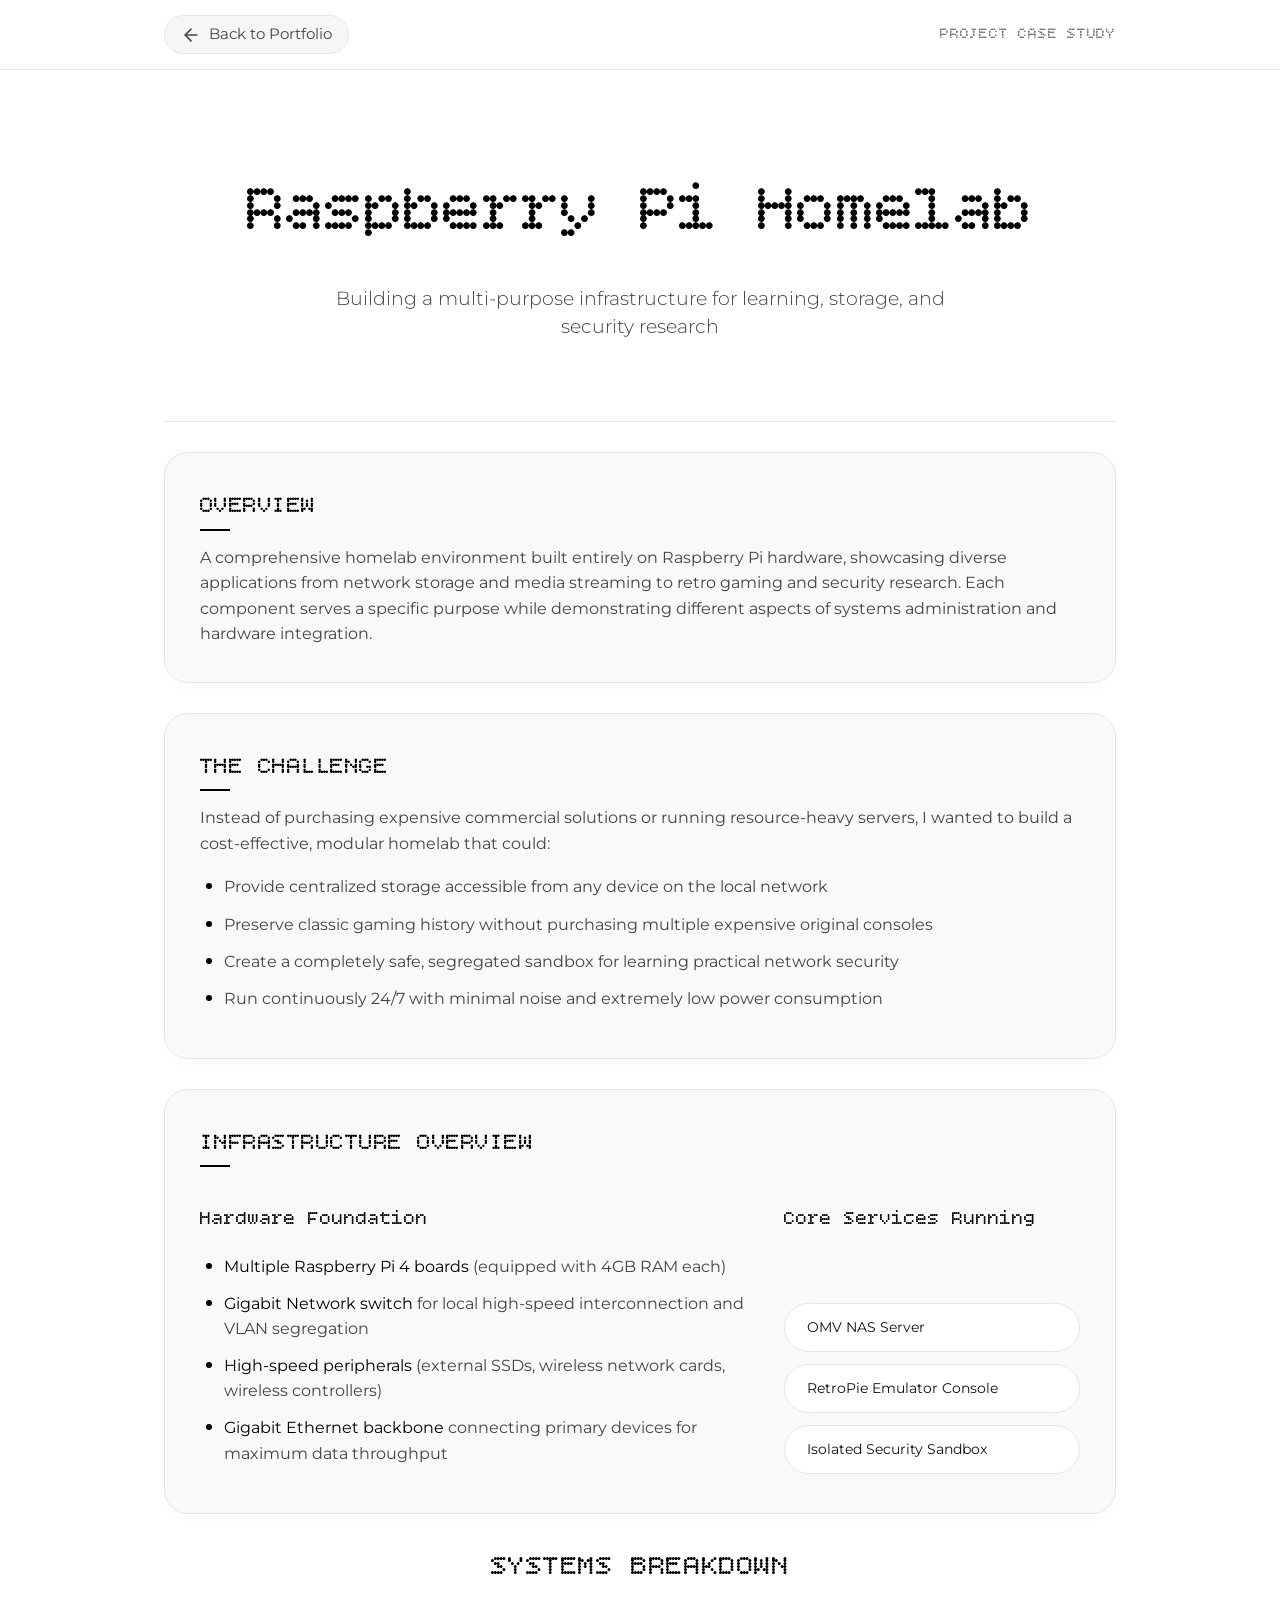
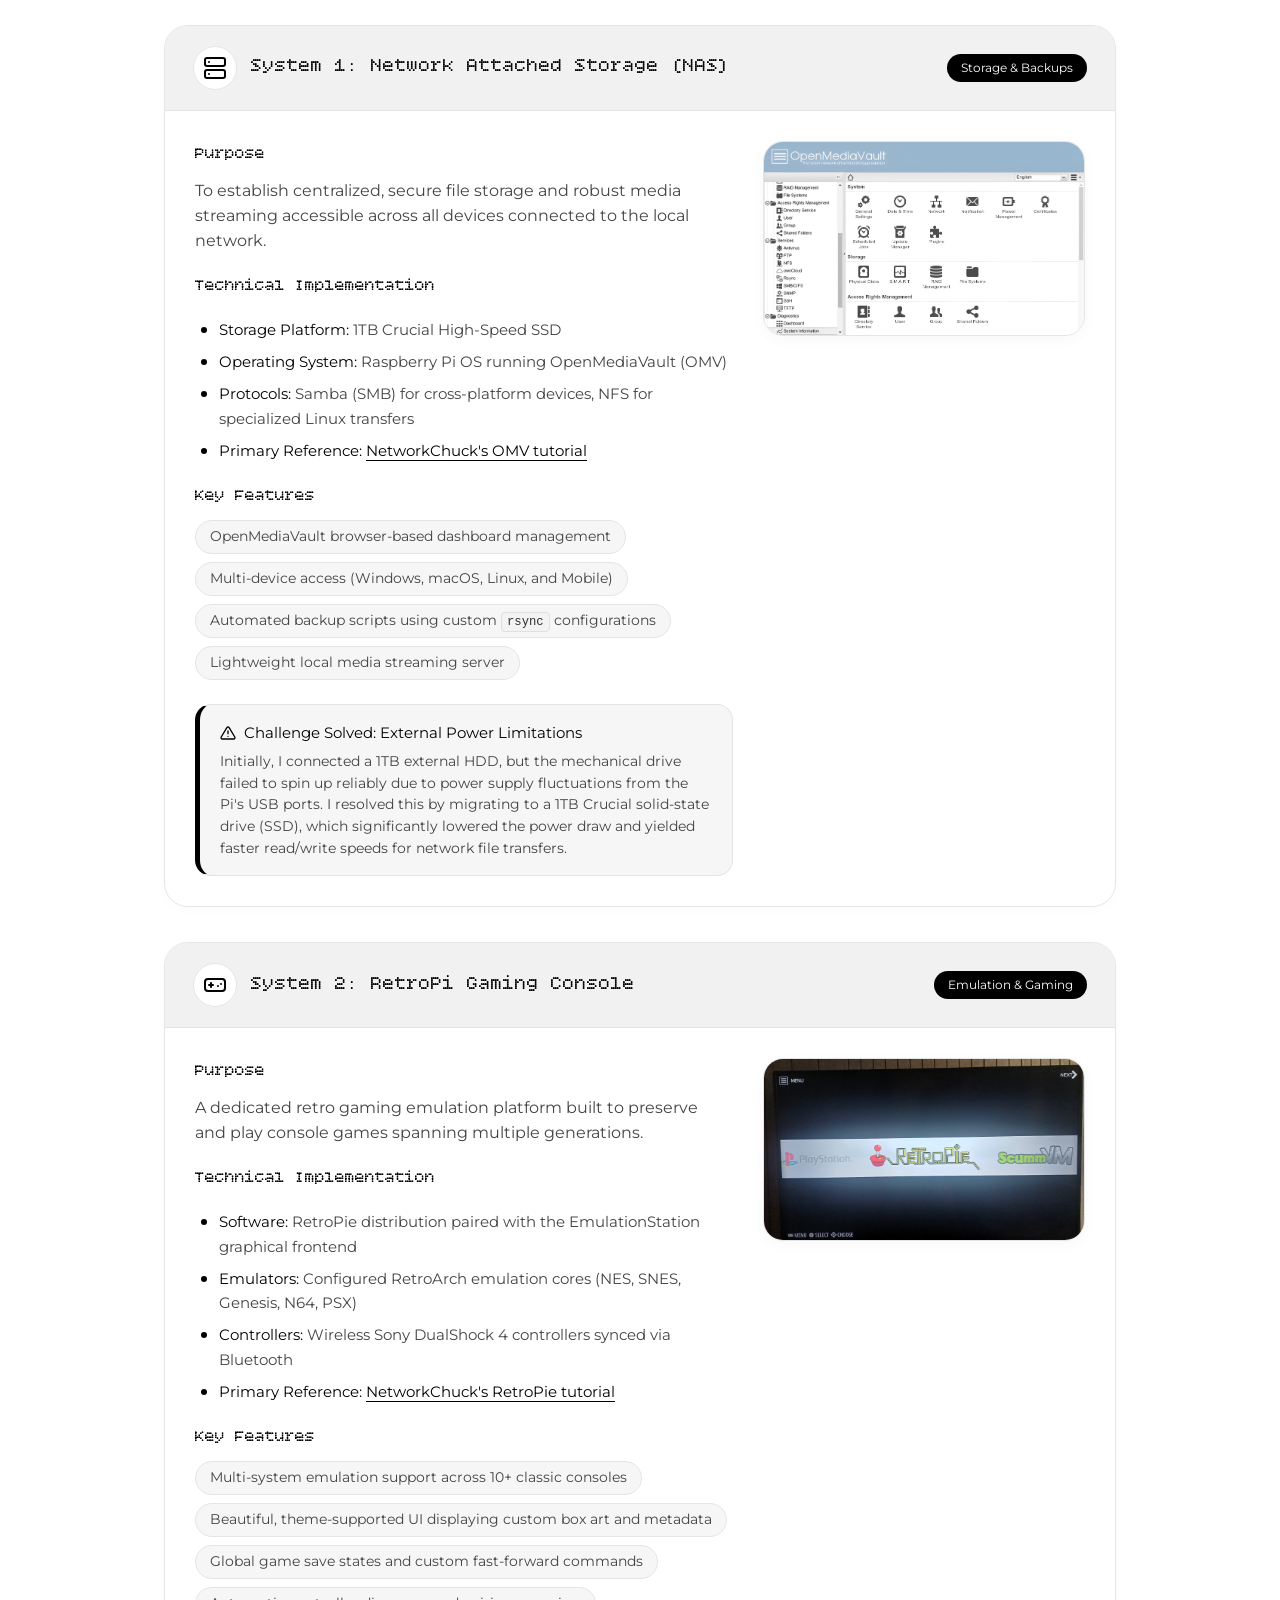
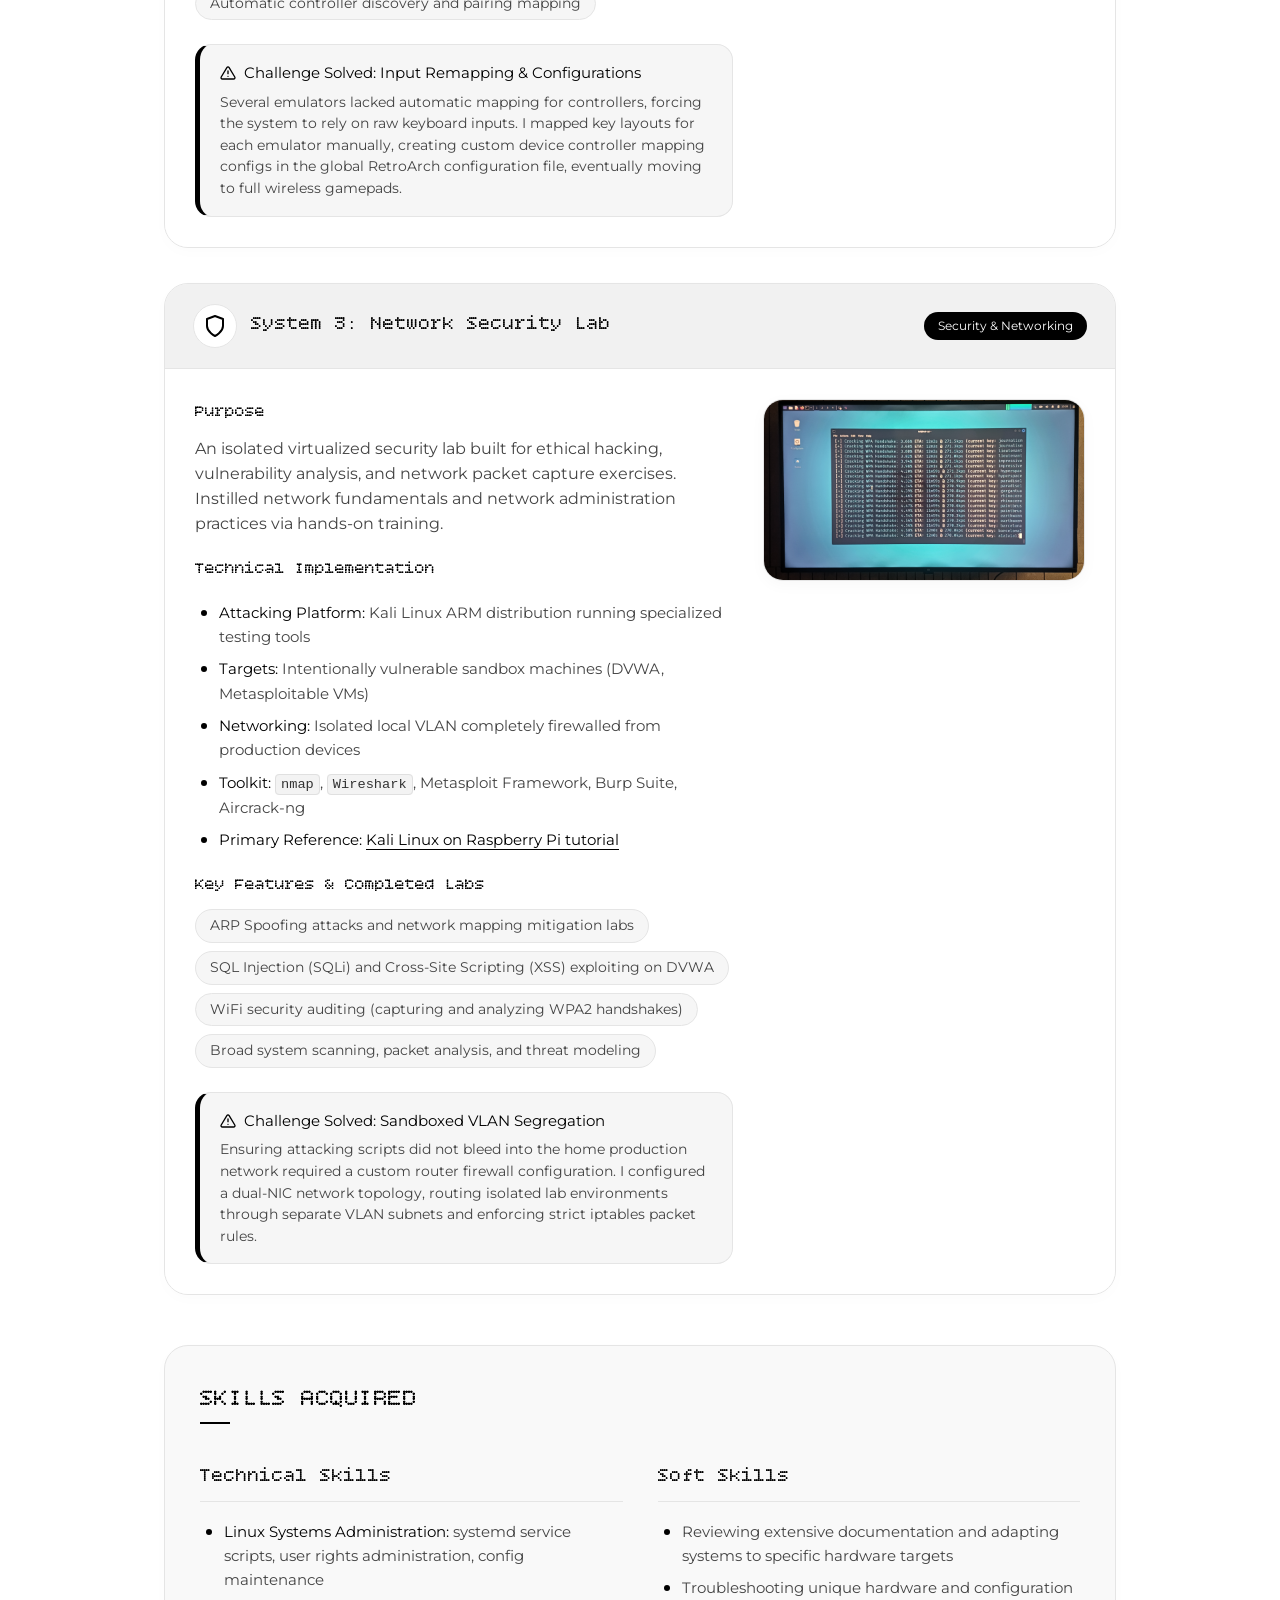
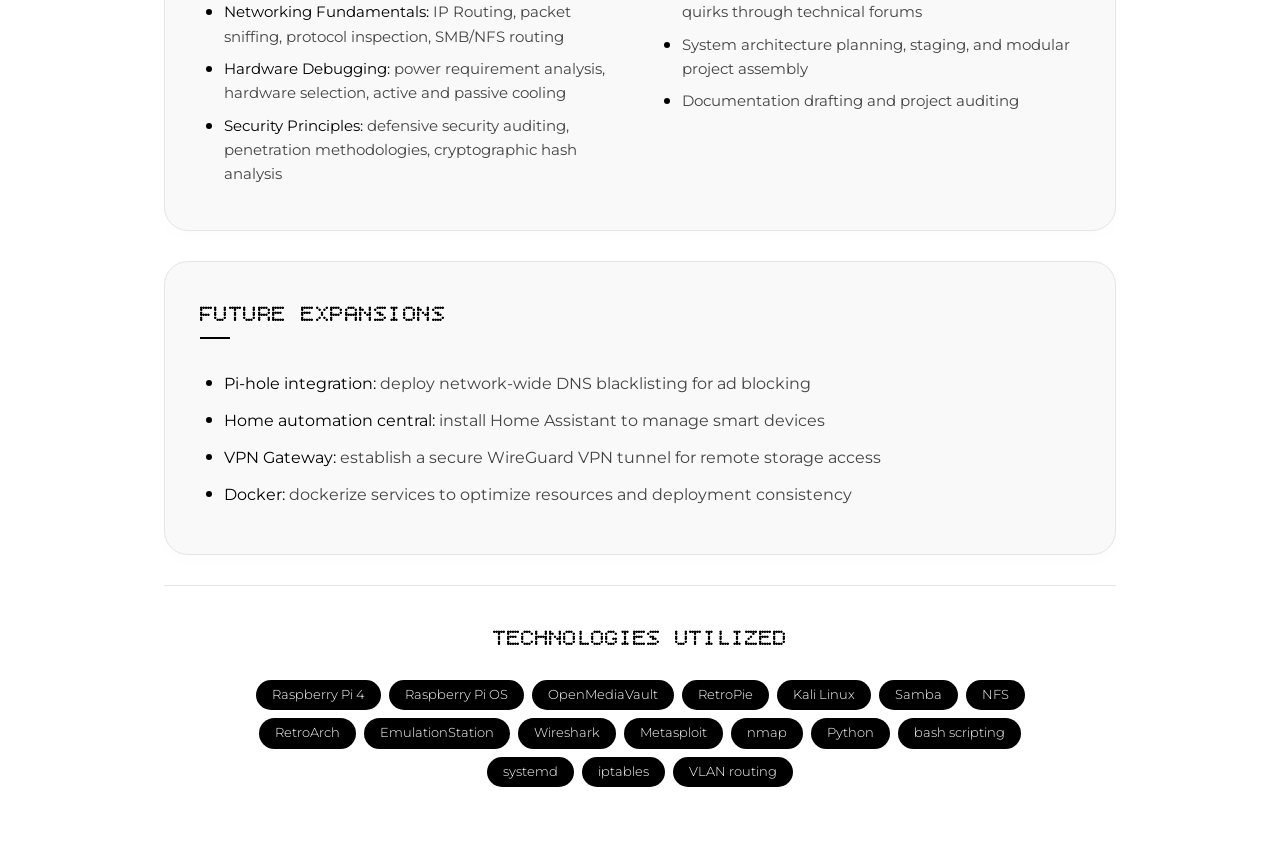
<file: homelab.html>
<!DOCTYPE html>
<html lang="en">
<head>
  <meta charset="UTF-8">
  <meta name="viewport" content="width=device-width, initial-scale=1.0">
  <meta name="description" content="Raspberry Pi Homelab - dedicated network storage, classic retro gaming console, and isolated security testing lab. Built by Samarth Agrawal.">
  <title>Raspberry Pi Homelab - Samarth Agrawal</title>
  
  <!-- Stylesheets -->
  <link rel="stylesheet" href="css/variables.css?v=1.0">
  <link rel="stylesheet" href="css/project-detail.css?v=1.0">
</head>
<body>
  <nav class="project-nav">
    <div class="nav-container">
      <a href="index.html#projects" class="back-link">
        <svg width="20" height="20" viewBox="0 0 24 24" fill="none" stroke="currentColor" stroke-width="2" stroke-linecap="round" stroke-linejoin="round"><line x1="19" y1="12" x2="5" y2="12"></line><polyline points="12 19 5 12 12 5"></polyline></svg>
        Back to Portfolio
      </a>
      <span class="nav-title">Project Case Study</span>
    </div>
  </nav>

  <main class="project-content-wrapper">
    <!-- Hero Section -->
    <header class="project-hero">
      <div class="hero-glow"></div>
      <h1 class="project-title">Raspberry Pi Homelab</h1>
      <p class="project-subtitle">Building a multi-purpose infrastructure for learning, storage, and security research</p>
    </header>

    <!-- Overview Section -->
    <section class="section-card project-overview">
      <h2>Overview</h2>
      <p>A comprehensive homelab environment built entirely on Raspberry Pi hardware, showcasing diverse applications from network storage and media streaming to retro gaming and security research. Each component serves a specific purpose while demonstrating different aspects of systems administration and hardware integration.</p>
    </section>

    <!-- The Challenge Section -->
    <section class="section-card project-challenge">
      <h2>The Challenge</h2>
      <p>Instead of purchasing expensive commercial solutions or running resource-heavy servers, I wanted to build a cost-effective, modular homelab that could:</p>
      <ul class="styled-list">
        <li>Provide centralized storage accessible from any device on the local network</li>
        <li>Preserve classic gaming history without purchasing multiple expensive original consoles</li>
        <li>Create a completely safe, segregated sandbox for learning practical network security</li>
        <li>Run continuously 24/7 with minimal noise and extremely low power consumption</li>
      </ul>
    </section>

    <!-- Infrastructure Overview Section -->
    <section class="section-card project-infrastructure">
      <h2>Infrastructure Overview</h2>
      <div class="infrastructure-grid">
        <div class="infra-block">
          <h3>Hardware Foundation</h3>
          <ul class="styled-list">
            <li><strong>Multiple Raspberry Pi 4 boards</strong> (equipped with 4GB RAM each)</li>
            <li><strong>Gigabit Network switch</strong> for local high-speed interconnection and VLAN segregation</li>
            <li><strong>High-speed peripherals</strong> (external SSDs, wireless network cards, wireless controllers)</li>
            <li><strong>Gigabit Ethernet backbone</strong> connecting primary devices for maximum data throughput</li>
          </ul>
        </div>
        <div class="infra-block">
          <h3>Core Services Running</h3>
          <div class="service-badges">
            <span class="service-badge">OMV NAS Server</span>
            <span class="service-badge">RetroPie Emulator Console</span>
            <span class="service-badge">Isolated Security Sandbox</span>
          </div>
        </div>
      </div>
    </section>

    <!-- Systems Showcase Section -->
    <section class="systems-showcase">
      <h2 class="section-heading">Systems Breakdown</h2>
      
      <!-- System 1: NAS -->
      <article class="system-card">
        <div class="system-header">
          <div class="system-icon-title">
            <div class="system-icon">
              <!-- Hard Drive / Storage Icon -->
              <svg width="24" height="24" viewBox="0 0 24 24" fill="none" stroke="currentColor" stroke-width="2" stroke-linecap="round" stroke-linejoin="round"><rect x="2" y="2" width="20" height="8" rx="2" ry="2"></rect><rect x="2" y="14" width="20" height="8" rx="2" ry="2"></rect><line x1="6" y1="6" x2="6.01" y2="6"></line><line x1="6" y1="18" x2="6.01" y2="18"></line></svg>
            </div>
            <h3>System 1: Network Attached Storage (NAS)</h3>
          </div>
          <span class="system-tag">Storage & Backups</span>
        </div>
        <div class="system-body">
          <div class="system-layout-grid">
            <div class="system-content-col">
              <div class="system-info-block">
                <h4>Purpose</h4>
                <p>To establish centralized, secure file storage and robust media streaming accessible across all devices connected to the local network.</p>
              </div>
              
              <div class="system-tech">
                <h4>Technical Implementation</h4>
                <ul class="styled-list compact">
                  <li><strong>Storage Platform:</strong> 1TB Crucial High-Speed SSD</li>
                  <li><strong>Operating System:</strong> Raspberry Pi OS running OpenMediaVault (OMV)</li>
                  <li><strong>Protocols:</strong> Samba (SMB) for cross-platform devices, NFS for specialized Linux transfers</li>
                  <li><strong>Primary Reference:</strong> <a href="https://www.youtube.com/watch?v=gyMpI8csWis" target="_blank" rel="noopener">NetworkChuck's OMV tutorial</a></li>
                </ul>
              </div>

              <div class="system-features">
                <h4>Key Features</h4>
                <ul class="feature-tags">
                  <li>OpenMediaVault browser-based dashboard management</li>
                  <li>Multi-device access (Windows, macOS, Linux, and Mobile)</li>
                  <li>Automated backup scripts using custom <code>rsync</code> configurations</li>
                  <li>Lightweight local media streaming server</li>
                </ul>
              </div>

              <div class="challenge-solved-box">
                <h5><svg width="16" height="16" viewBox="0 0 24 24" fill="none" stroke="currentColor" stroke-width="2" stroke-linecap="round" stroke-linejoin="round"><path d="M10.29 3.86L1.82 18a2 2 0 0 0 1.71 3h16.94a2 2 0 0 0 1.71-3L13.71 3.86a2 2 0 0 0-3.42 0z"></path><line x1="12" y1="9" x2="12" y2="13"></line><line x1="12" y1="17" x2="12.01" y2="17"></line></svg> Challenge Solved: External Power Limitations</h5>
                <p>Initially, I connected a 1TB external HDD, but the mechanical drive failed to spin up reliably due to power supply fluctuations from the Pi's USB ports. I resolved this by migrating to a 1TB Crucial solid-state drive (SSD), which significantly lowered the power draw and yielded faster read/write speeds for network file transfers.</p>
              </div>
            </div>
            <div class="system-image-col">
              <img src="assets/photos/NAS.jpg" alt="NAS Server Setup" class="system-showcase-img">
            </div>
          </div>
        </div>
      </article>

      <!-- System 2: RetroPie -->
      <article class="system-card">
        <div class="system-header">
          <div class="system-icon-title">
            <div class="system-icon">
              <!-- Gamepad Icon -->
              <svg width="24" height="24" viewBox="0 0 24 24" fill="none" stroke="currentColor" stroke-width="2" stroke-linecap="round" stroke-linejoin="round"><line x1="6" y1="12" x2="10" y2="12"></line><line x1="8" y1="10" x2="8" y2="14"></line><line x1="15" y1="13" x2="15.01" y2="13"></line><line x1="18" y1="11" x2="18.01" y2="11"></line><rect x="2" y="6" width="20" height="12" rx="3"></rect></svg>
            </div>
            <h3>System 2: RetroPi Gaming Console</h3>
          </div>
          <span class="system-tag">Emulation & Gaming</span>
        </div>
        <div class="system-body">
          <div class="system-layout-grid">
            <div class="system-content-col">
              <div class="system-info-block">
                <h4>Purpose</h4>
                <p>A dedicated retro gaming emulation platform built to preserve and play console games spanning multiple generations.</p>
              </div>

              <div class="system-tech">
                <h4>Technical Implementation</h4>
                <ul class="styled-list compact">
                  <li><strong>Software:</strong> RetroPie distribution paired with the EmulationStation graphical frontend</li>
                  <li><strong>Emulators:</strong> Configured RetroArch emulation cores (NES, SNES, Genesis, N64, PSX)</li>
                  <li><strong>Controllers:</strong> Wireless Sony DualShock 4 controllers synced via Bluetooth</li>
                  <li><strong>Primary Reference:</strong> <a href="https://www.youtube.com/watch?v=AaseHnf0k2o" target="_blank" rel="noopener">NetworkChuck's RetroPie tutorial</a></li>
                </ul>
              </div>

              <div class="system-features">
                <h4>Key Features</h4>
                <ul class="feature-tags">
                  <li>Multi-system emulation support across 10+ classic consoles</li>
                  <li>Beautiful, theme-supported UI displaying custom box art and metadata</li>
                  <li>Global game save states and custom fast-forward commands</li>
                  <li>Automatic controller discovery and pairing mapping</li>
                </ul>
              </div>

              <div class="challenge-solved-box">
                <h5><svg width="16" height="16" viewBox="0 0 24 24" fill="none" stroke="currentColor" stroke-width="2" stroke-linecap="round" stroke-linejoin="round"><path d="M10.29 3.86L1.82 18a2 2 0 0 0 1.71 3h16.94a2 2 0 0 0 1.71-3L13.71 3.86a2 2 0 0 0-3.42 0z"></path><line x1="12" y1="9" x2="12" y2="13"></line><line x1="12" y1="17" x2="12.01" y2="17"></line></svg> Challenge Solved: Input Remapping & Configurations</h5>
                <p>Several emulators lacked automatic mapping for controllers, forcing the system to rely on raw keyboard inputs. I mapped key layouts for each emulator manually, creating custom device controller mapping configs in the global RetroArch configuration file, eventually moving to full wireless gamepads.</p>
              </div>
            </div>
            <div class="system-image-col">
              <img src="assets/photos/retro_pi.png" alt="RetroPie Gaming Setup" class="system-showcase-img">
            </div>
          </div>
        </div>
      </article>

      <!-- System 3: Security Lab -->
      <article class="system-card">
        <div class="system-header">
          <div class="system-icon-title">
            <div class="system-icon">
              <!-- Shield / Security Icon -->
              <svg width="24" height="24" viewBox="0 0 24 24" fill="none" stroke="currentColor" stroke-width="2" stroke-linecap="round" stroke-linejoin="round"><path d="M12 22s8-4 8-10V5l-8-3-8 3v7c0 6 8 10 8 10z"></path></svg>
            </div>
            <h3>System 3: Network Security Lab</h3>
          </div>
          <span class="system-tag">Security & Networking</span>
        </div>
        <div class="system-body">
          <div class="system-layout-grid">
            <div class="system-content-col">
              <div class="system-info-block">
                <h4>Purpose</h4>
                <p>An isolated virtualized security lab built for ethical hacking, vulnerability analysis, and network packet capture exercises. Instilled network fundamentals and network administration practices via hands-on training.</p>
              </div>

              <div class="system-tech">
                <h4>Technical Implementation</h4>
                <ul class="styled-list compact">
                  <li><strong>Attacking Platform:</strong> Kali Linux ARM distribution running specialized testing tools</li>
                  <li><strong>Targets:</strong> Intentionally vulnerable sandbox machines (DVWA, Metasploitable VMs)</li>
                  <li><strong>Networking:</strong> Isolated local VLAN completely firewalled from production devices</li>
                  <li><strong>Toolkit:</strong> <code>nmap</code>, <code>Wireshark</code>, Metasploit Framework, Burp Suite, Aircrack-ng</li>
                  <li><strong>Primary Reference:</strong> <a href="https://www.youtube.com/watch?v=PqRVo2niA_8" target="_blank" rel="noopener">Kali Linux on Raspberry Pi tutorial</a></li>
                </ul>
              </div>

              <div class="system-features">
                <h4>Key Features & Completed Labs</h4>
                <ul class="feature-tags">
                  <li>ARP Spoofing attacks and network mapping mitigation labs</li>
                  <li>SQL Injection (SQLi) and Cross-Site Scripting (XSS) exploiting on DVWA</li>
                  <li>WiFi security auditing (capturing and analyzing WPA2 handshakes)</li>
                  <li>Broad system scanning, packet analysis, and threat modeling</li>
                </ul>
              </div>

              <div class="challenge-solved-box">
                <h5><svg width="16" height="16" viewBox="0 0 24 24" fill="none" stroke="currentColor" stroke-width="2" stroke-linecap="round" stroke-linejoin="round"><path d="M10.29 3.86L1.82 18a2 2 0 0 0 1.71 3h16.94a2 2 0 0 0 1.71-3L13.71 3.86a2 2 0 0 0-3.42 0z"></path><line x1="12" y1="9" x2="12" y2="13"></line><line x1="12" y1="17" x2="12.01" y2="17"></line></svg> Challenge Solved: Sandboxed VLAN Segregation</h5>
                <p>Ensuring attacking scripts did not bleed into the home production network required a custom router firewall configuration. I configured a dual-NIC network topology, routing isolated lab environments through separate VLAN subnets and enforcing strict iptables packet rules.</p>
              </div>
            </div>
            <div class="system-image-col">
              <img src="assets/photos/kali_linux.png" alt="Kali Linux Security Lab" class="system-showcase-img">
            </div>
          </div>
        </div>
      </article>
    </section>

    <!-- Skills Section -->
    <section class="section-card project-skills">
      <h2>Skills Acquired</h2>
      <div class="skills-grid">
        <div class="skills-category">
          <h3>Technical Skills</h3>
          <ul class="styled-list compact">
            <li><strong>Linux Systems Administration:</strong> systemd service scripts, user rights administration, config maintenance</li>
            <li><strong>Networking Fundamentals:</strong> IP Routing, packet sniffing, protocol inspection, SMB/NFS routing</li>
            <li><strong>Hardware Debugging:</strong> power requirement analysis, hardware selection, active and passive cooling</li>
            <li><strong>Security Principles:</strong> defensive security auditing, penetration methodologies, cryptographic hash analysis</li>
          </ul>
        </div>
        <div class="skills-category">
          <h3>Soft Skills</h3>
          <ul class="styled-list compact">
            <li>Reviewing extensive documentation and adapting systems to specific hardware targets</li>
            <li>Troubleshooting unique hardware and configuration quirks through technical forums</li>
            <li>System architecture planning, staging, and modular project assembly</li>
            <li>Documentation drafting and project auditing</li>
          </ul>
        </div>
      </div>
    </section>

    <!-- Future Expansion -->
    <section class="section-card future-expansion">
      <h2>Future Expansions</h2>
      <ul class="styled-list">
        <li><strong>Pi-hole integration:</strong> deploy network-wide DNS blacklisting for ad blocking</li>
        <li><strong>Home automation central:</strong> install Home Assistant to manage smart devices</li>
        <li><strong>VPN Gateway:</strong> establish a secure WireGuard VPN tunnel for remote storage access</li>
        <li><strong>Docker:</strong> dockerize services to optimize resources and deployment consistency</li>
      </ul>
    </section>

    <!-- Tech Stack footer -->
    <footer class="detail-footer">
      <h2>Technologies Utilized</h2>
      <div class="tech-tags-container">
        <span class="tech-tag">Raspberry Pi 4</span>
        <span class="tech-tag">Raspberry Pi OS</span>
        <span class="tech-tag">OpenMediaVault</span>
        <span class="tech-tag">RetroPie</span>
        <span class="tech-tag">Kali Linux</span>
        <span class="tech-tag">Samba</span>
        <span class="tech-tag">NFS</span>
        <span class="tech-tag">RetroArch</span>
        <span class="tech-tag">EmulationStation</span>
        <span class="tech-tag">Wireshark</span>
        <span class="tech-tag">Metasploit</span>
        <span class="tech-tag">nmap</span>
        <span class="tech-tag">Python</span>
        <span class="tech-tag">bash scripting</span>
        <span class="tech-tag">systemd</span>
        <span class="tech-tag">iptables</span>
        <span class="tech-tag">VLAN routing</span>
      </div>
    </footer>
  </main>
</body>
</html>
</file>
<file: css/variables.css>
/* ===========================
   FONT DEFINITIONS
   =========================== */

/* Bitcount Single - Self-hosted for better performance */
@font-face {
  font-family: 'Bitcount Single';
  src: url('../fonts/BitcountSingle-Regular.woff2') format('woff2');
  font-weight: 400;
  font-style: normal;
  font-display: swap;
}

/* Montserrat - Self-hosted for better performance */
@font-face {
  font-family: 'Montserrat';
  src: url('../fonts/Montserrat-Light.woff2') format('woff2');
  font-weight: 300;
  font-style: normal;
  font-display: swap;
}

@font-face {
  font-family: 'Montserrat';
  src: url('../fonts/Montserrat-Regular.woff2') format('woff2');
  font-weight: 400;
  font-style: normal;
  font-display: swap;
}
</file>
<file: css/project-detail.css>
/* ==========================================================================
   Project Detail Stylesheet - Raspberry Pi Homelab
   Monochrome (black/white) & highly rounded ("circly") design philosophy.
   ========================================================================== */

/* ==========================================================================
   1. VARIABLES & SYSTEM DEFAULTS
   ========================================================================== */
:root {
  /* Color Palette - Monochrome white, light grey, dark grey, black */
  --bg-primary: #ffffff;
  --bg-secondary: #f6f6f6;
  --bg-card: #f9f9f9;
  
  --accent-primary: #000000;
  --accent-primary-hover: #333333;
  --accent-light: #f1f1f1;

  /* Borders & Dividers */
  --border-light: #e5e5e5;
  --border-active: #111111;
  
  /* Typography Colors */
  --text-primary: #111111;
  --text-secondary: #444444;
  --text-muted: #777777;
  
  /* Fonts */
  --font-display: 'Bitcount Single', 'Courier New', monospace, sans-serif;
  --font-body: 'Montserrat', Arial, sans-serif;
  
  /* Layout */
  --container-width: 1000px;
}

/* ==========================================================================
   2. RESET & BASE STYLES
   ========================================================================== */
*, *::before, *::after {
  box-sizing: border-box;
}

html, body {
  margin: 0;
  padding: 0;
  width: 100%;
  min-height: 100vh;
  background-color: var(--bg-primary);
  color: var(--text-primary);
  font-family: var(--font-body);
  -webkit-font-smoothing: antialiased;
  -moz-osx-font-smoothing: grayscale;
  text-rendering: optimizeLegibility;
  line-height: 1.6;
  overflow-x: hidden;
}

/* Custom Scrollbar */
::-webkit-scrollbar {
  width: 10px;
}
::-webkit-scrollbar-track {
  background: var(--bg-secondary);
}
::-webkit-scrollbar-thumb {
  background: #bbb;
  border-radius: 50px; /* Circly */
  border: 2px solid var(--bg-secondary);
}
::-webkit-scrollbar-thumb:hover {
  background: #999;
}

/* ==========================================================================
   3. NAVIGATION BAR
   ========================================================================== */
.project-nav {
  position: sticky;
  top: 0;
  z-index: 100;
  background: rgba(255, 255, 255, 0.95);
  backdrop-filter: blur(12px);
  -webkit-backdrop-filter: blur(12px);
  border-bottom: 1px solid var(--border-light);
  height: 70px;
  display: flex;
  align-items: center;
}

.nav-container {
  width: 100%;
  max-width: var(--container-width);
  margin: 0 auto;
  padding: 0 24px;
  display: flex;
  justify-content: space-between;
  align-items: center;
}

.back-link {
  display: inline-flex;
  align-items: center;
  gap: 8px;
  color: var(--text-secondary);
  text-decoration: none;
  font-size: 0.95rem;
  font-weight: 400;
  transition: color 0.2s ease, transform 0.2s ease;
  padding: 6px 16px;
  border-radius: 50px; /* Circly */
  background: var(--bg-secondary);
  border: 1px solid var(--border-light);
}

.back-link svg {
  transition: transform 0.2s ease;
}

.back-link:hover {
  color: #fff;
  background: var(--accent-primary);
  border-color: var(--accent-primary);
}

.back-link:hover svg {
  transform: translateX(-4px);
}

.nav-title {
  font-family: var(--font-display);
  font-size: 0.95rem;
  font-weight: 400;
  color: var(--text-muted);
  letter-spacing: 0.05em;
  text-transform: uppercase;
}

/* ==========================================================================
   4. CONTENT LAYOUT & HERO
   ========================================================================== */
.project-content-wrapper {
  max-width: var(--container-width);
  margin: 0 auto;
  padding: 50px 24px 80px 24px;
}

.project-hero {
  position: relative;
  text-align: center;
  padding: 40px 0 50px 0;
  margin-bottom: 30px;
  border-bottom: 1px solid var(--border-light);
}

.project-title {
  font-family: var(--font-display);
  font-size: 4.2rem;
  font-weight: 500;
  margin: 0 0 16px 0;
  letter-spacing: -0.01em;
  color: var(--accent-primary);
}

.project-subtitle {
  font-size: 1.2rem;
  font-weight: 300;
  color: var(--text-secondary);
  max-width: 650px;
  margin: 0 auto 30px auto;
  line-height: 1.5;
}

/* ==========================================================================
   5. CARDS (CIRCLY MINIMALIST PANELS)
   ========================================================================== */
.section-card {
  background: var(--bg-card);
  border: 1px solid var(--border-light);
  border-radius: 24px; /* Highly Rounded "Circly" */
  padding: 35px;
  margin-bottom: 30px;
  box-shadow: 0 4px 15px rgba(0, 0, 0, 0.015);
  transition: transform 0.2s ease, box-shadow 0.2s ease;
}

.section-card:hover {
  transform: translateY(-4px);
  box-shadow: 0 8px 25px rgba(0, 0, 0, 0.04);
}

.section-card h2 {
  font-family: var(--font-display);
  font-size: 1.5rem;
  font-weight: 500;
  margin: 0 0 18px 0;
  color: var(--accent-primary);
  position: relative;
  display: inline-block;
  text-transform: uppercase;
  letter-spacing: 0.02em;
}

.section-card h2::after {
  content: '';
  position: absolute;
  bottom: -4px;
  left: 0;
  width: 30px;
  height: 2px;
  background-color: var(--accent-primary);
}

.section-card p {
  color: var(--text-secondary);
  font-size: 1rem;
  margin: 0;
}

/* ==========================================================================
   6. LISTS & TYPOGRAPHY UTILITIES
   ========================================================================== */
.styled-list {
  list-style: none;
  padding: 0;
  margin: 18px 0 0 0;
}

.styled-list li {
  position: relative;
  padding-left: 24px;
  margin-bottom: 12px;
  color: var(--text-secondary);
  font-size: 0.98rem;
}

.styled-list li::before {
  content: '';
  position: absolute;
  left: 6px;
  top: 9px;
  width: 6px;
  height: 6px;
  background-color: var(--accent-primary);
  border-radius: 50%; /* Circly bullet */
}

.styled-list li strong {
  color: var(--accent-primary);
  font-weight: 500;
}

.styled-list.compact li {
  margin-bottom: 8px;
  font-size: 0.95rem;
}

.section-card a, .system-body a {
  color: var(--accent-primary);
  text-decoration: none;
  font-weight: 500;
  border-bottom: 1px solid var(--accent-primary);
  transition: color 0.15s ease, border-color 0.15s ease;
}

.section-card a:hover, .system-body a:hover {
  color: #555555;
  border-bottom-color: #555555;
}

/* ==========================================================================
   7. INFRASTRUCTURE & HARDWARE GRID
   ========================================================================== */
.infrastructure-grid {
  display: grid;
  grid-template-columns: 1.3fr 0.7fr;
  gap: 35px;
  margin-top: 24px;
}

.infra-block h3 {
  font-family: var(--font-display);
  font-size: 1.2rem;
  font-weight: 500;
  margin: 0 0 16px 0;
  color: var(--accent-primary);
}

.service-badges {
  display: flex;
  flex-direction: column;
  gap: 12px;
  justify-content: center;
  height: 100%;
}

.service-badge {
  background: var(--bg-primary);
  border: 1px solid var(--border-light);
  border-radius: 50px; /* Highly Rounded "Circly" */
  padding: 12px 22px;
  font-size: 0.9rem;
  font-weight: 400;
  color: var(--text-primary);
  display: flex;
  align-items: center;
  transition: all 0.2s ease;
  box-shadow: 0 2px 6px rgba(0, 0, 0, 0.005);
}

.service-badge:hover {
  border-color: var(--accent-primary);
  background: var(--accent-primary);
  color: #ffffff;
  transform: translateX(4px);
}

/* ==========================================================================
   8. SYSTEMS SHOWCASE SECTION
   ========================================================================== */
.systems-showcase {
  margin-bottom: 50px;
}

.section-heading {
  font-family: var(--font-display);
  font-size: 1.8rem;
  font-weight: 500;
  text-align: center;
  margin: 0 0 35px 0;
  letter-spacing: 0.02em;
  text-transform: uppercase;
  color: var(--accent-primary);
}

.system-card {
  background: var(--bg-card);
  border: 1px solid var(--border-light);
  border-radius: 24px; /* Highly Rounded "Circly" */
  margin-bottom: 35px;
  overflow: hidden;
  box-shadow: 0 4px 15px rgba(0, 0, 0, 0.015);
  transition: transform 0.2s ease, box-shadow 0.2s ease;
}

.system-card:hover {
  transform: translateY(-4px);
  box-shadow: 0 8px 25px rgba(0, 0, 0, 0.04);
}

.system-header {
  padding: 20px 28px;
  background: #f1f1f1;
  border-bottom: 1px solid var(--border-light);
  display: flex;
  justify-content: space-between;
  align-items: center;
  flex-wrap: wrap;
  gap: 16px;
}

.system-icon-title {
  display: flex;
  align-items: center;
  gap: 14px;
}

.system-icon {
  width: 44px;
  height: 44px;
  border-radius: 50%; /* Circular Icons */
  display: flex;
  align-items: center;
  justify-content: center;
  color: var(--accent-primary);
  background: #ffffff;
  border: 1px solid var(--border-light);
}

.system-icon-title h3 {
  font-family: var(--font-display);
  font-size: 1.2rem;
  font-weight: 500;
  margin: 0;
  color: var(--accent-primary);
}

.system-tag {
  font-size: 0.78rem;
  font-weight: 400;
  padding: 4px 14px;
  border-radius: 50px; /* Highly Rounded "Circly" */
  background: var(--accent-primary);
  color: #ffffff;
}

/* System Body Two-Column Grid Setup */
.system-body {
  padding: 30px;
  background: #ffffff;
}

.system-layout-grid {
  display: grid;
  grid-template-columns: 1.25fr 0.75fr;
  gap: 30px;
  align-items: start;
}

.system-body h4 {
  font-family: var(--font-display);
  font-size: 1.05rem;
  font-weight: 500;
  color: var(--accent-primary);
  margin: 0 0 10px 0;
}

.system-info-block {
  margin-bottom: 20px;
}

.system-info-block p {
  color: var(--text-secondary);
  font-size: 0.98rem;
  margin: 0;
}

.system-tech {
  margin-bottom: 20px;
}

.system-features {
  margin-bottom: 24px;
}

.feature-tags {
  list-style: none;
  padding: 0;
  margin: 10px 0 0 0;
  display: flex;
  flex-wrap: wrap;
  gap: 8px;
}

.feature-tags li {
  background: var(--bg-secondary);
  border: 1px solid var(--border-light);
  color: var(--text-secondary);
  padding: 5px 14px;
  font-size: 0.85rem;
  border-radius: 50px; /* Highly Rounded "Circly" */
  font-weight: 400;
}

/* Challenges Solved component styling */
.challenge-solved-box {
  padding: 16px 20px;
  border-radius: 16px; /* Rounded "Circly" corners */
  margin-top: 24px;
  background: var(--bg-secondary);
  border: 1px solid var(--border-light);
  border-left: 5px solid var(--accent-primary); /* Monochrome dark left bar */
}

.challenge-solved-box h5 {
  font-size: 0.95rem;
  font-weight: 500;
  margin: 0 0 6px 0;
  display: flex;
  align-items: center;
  gap: 8px;
  color: var(--accent-primary);
}

.challenge-solved-box p {
  font-size: 0.9rem;
  line-height: 1.5;
  color: var(--text-secondary);
  margin: 0;
}

/* System Image Showcase Column styling */
.system-image-col {
  width: 100%;
}

.system-showcase-img {
  width: 100%;
  height: auto;
  border-radius: 20px; /* Circly Rounded */
  border: 1px solid var(--border-light);
  object-fit: cover;
  box-shadow: 0 4px 15px rgba(0, 0, 0, 0.03);
  transition: transform 0.3s ease;
}

.system-card:hover .system-showcase-img {
  transform: scale(1.02);
}

code {
  font-family: Consolas, Monaco, monospace;
  background: #f3f3f3;
  padding: 2px 5px;
  border-radius: 4px;
  font-size: 0.9em;
  color: #333;
  border: 1px solid #e0e0e0;
}

/* ==========================================================================
   9. SKILLS SUMMARY
   ========================================================================== */
.skills-grid {
  display: grid;
  grid-template-columns: 1fr 1fr;
  gap: 35px;
  margin-top: 24px;
}

.skills-category h3 {
  font-family: var(--font-display);
  font-size: 1.2rem;
  font-weight: 500;
  color: var(--accent-primary);
  margin: 0 0 16px 0;
  padding-bottom: 8px;
  border-bottom: 1px solid var(--border-light);
}

/* ==========================================================================
   10. TECH STACK FOOTER
   ========================================================================== */
.detail-footer {
  text-align: center;
  padding: 35px 0 0 0;
  border-top: 1px solid var(--border-light);
}

.detail-footer h2 {
  font-family: var(--font-display);
  font-size: 1.5rem;
  font-weight: 500;
  margin: 0 0 20px 0;
  color: var(--accent-primary);
  text-transform: uppercase;
}

.tech-tags-container {
  display: flex;
  flex-wrap: wrap;
  justify-content: center;
  gap: 8px;
  max-width: 800px;
  margin: 0 auto;
}

.tech-tag {
  background: var(--accent-primary);
  color: #ffffff;
  padding: 5px 16px;
  border-radius: 50px; /* Highly Rounded "Circly" */
  font-size: 0.8rem;
  font-weight: 300;
  transition: background-color 0.2s ease, transform 0.15s ease;
}

.tech-tag:hover {
  background-color: var(--accent-primary-hover);
  transform: translateY(-2px);
}

/* ==========================================================================
   11. RESPONSIVE DESIGN (MEDIA QUERIES)
   ========================================================================== */
@media (max-width: 900px) {
  .project-title {
    font-size: 3.2rem;
  }
  
  .infrastructure-grid {
    grid-template-columns: 1fr;
    gap: 25px;
  }

  .skills-grid {
    grid-template-columns: 1fr;
    gap: 25px;
  }
  
  .system-layout-grid {
    grid-template-columns: 1fr;
    gap: 24px;
  }
  
  .system-image-col {
    max-width: 500px;
    margin: 0 auto;
  }
}

@media (max-width: 768px) {
  .project-content-wrapper {
    padding: 30px 16px 60px 16px;
  }

  .project-hero {
    padding: 20px 0 30px 0;
  }

  .project-title {
    font-size: 2.6rem;
  }

  .project-subtitle {
    font-size: 1.05rem;
    margin-bottom: 20px;
  }

  .section-card {
    padding: 24px;
    margin-bottom: 24px;
  }

  .system-header {
    padding: 16px 20px;
  }

  .system-body {
    padding: 20px;
  }

  .system-icon-title h3 {
    font-size: 1.1rem;
  }

  .section-card h2 {
    font-size: 1.3rem;
  }

  .section-heading {
    font-size: 1.5rem;
    margin-bottom: 25px;
  }
}

@media (max-width: 480px) {
  .project-title {
    font-size: 2.1rem;
  }

  .hero-links {
    flex-direction: column;
    align-items: stretch;
    padding: 0 20px;
  }

  .hero-btn {
    justify-content: center;
  }

  .system-header {
    flex-direction: column;
    align-items: flex-start;
    gap: 12px;
  }

  .system-tag {
    align-self: flex-start;
  }
}
</file>
